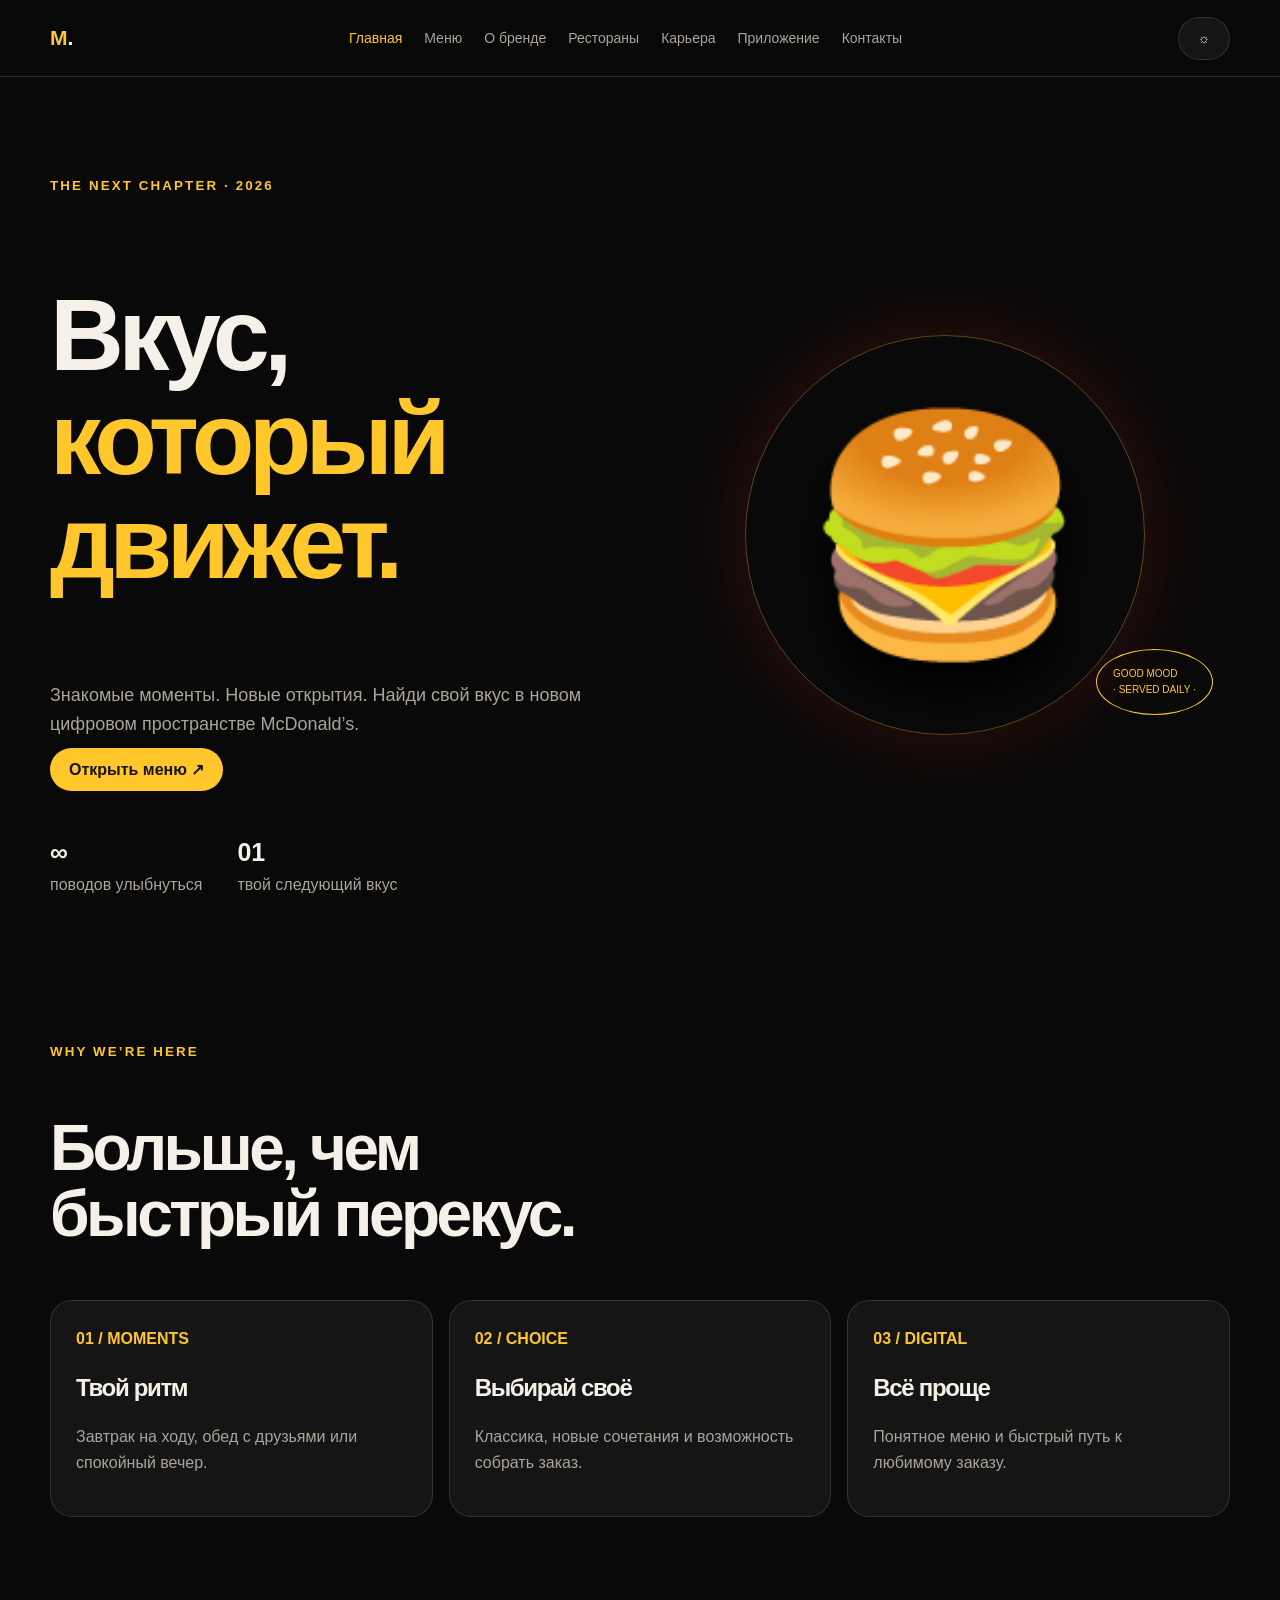
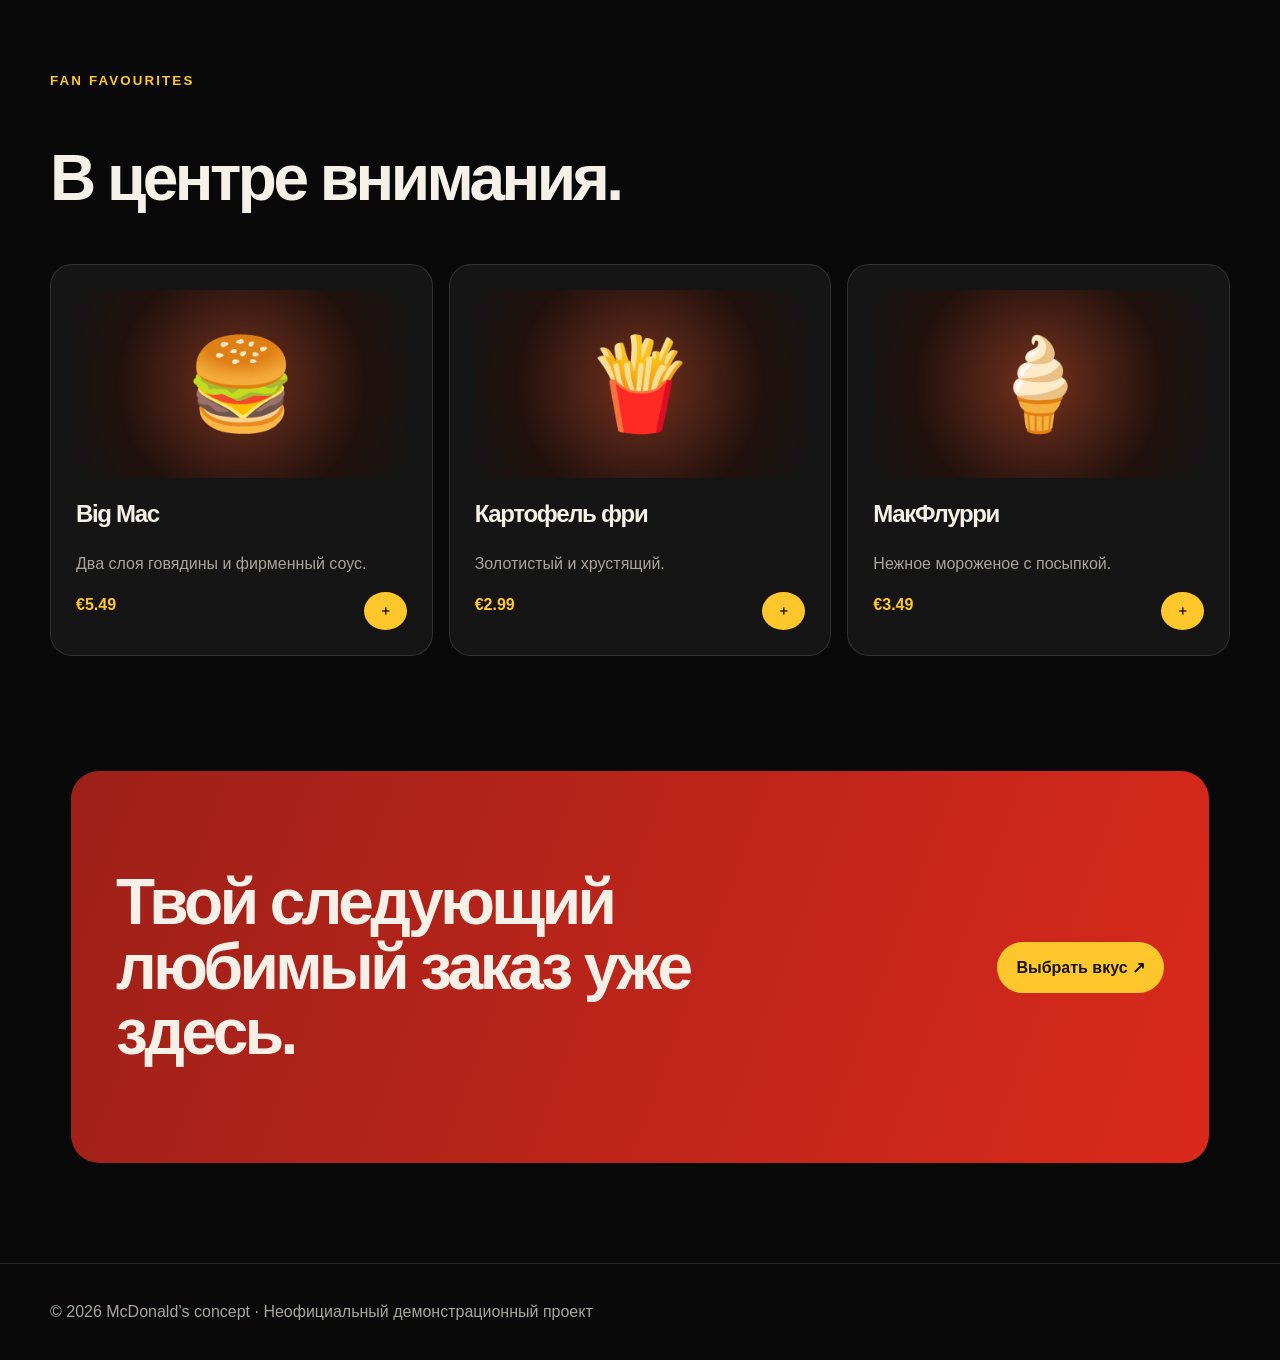
<file: website/index.html>
<!doctype html><html lang="ru"><head><meta charset="utf-8"><meta name="viewport" content="width=device-width,initial-scale=1"><meta name="theme-color" content="#090909"><title>Главная — McDonald’s</title><link rel="stylesheet" href="styles.css"></head><body><header><nav class="wrap"><a class="logo" href="index.html">M<span style="color:white">.</span></a><div class="links"><a class="active" href="index.html">Главная</a><a  href="menu.html">Меню</a><a  href="about.html">О бренде</a><a  href="locations.html">Рестораны</a><a  href="careers.html">Карьера</a><a  href="app.html">Приложение</a><a  href="contacts.html">Контакты</a></div><button id="theme" aria-label="Переключить тему">☼</button></nav></header><main class="wrap"><section class="hero"><div><small>THE NEXT CHAPTER · 2026</small><h1>Вкус,<br><em>который движет.</em></h1><p>Знакомые моменты. Новые открытия. Найди свой вкус в новом цифровом пространстве McDonald’s.</p><a class="btn" href="menu.html">Открыть меню ↗</a><div class="stats"><span><b>∞</b> поводов улыбнуться</span><span><b>01</b> твой следующий вкус</span></div></div><div class="hero-art"><div class="orbit"><div class="burger">🍔</div></div><label>GOOD MOOD<br>· SERVED DAILY ·</label></div></section><section class="section"><small>WHY WE’RE HERE</small><h2>Больше, чем<br>быстрый перекус.</h2><div class="grid"><article><b>01 / MOMENTS</b><h3>Твой ритм</h3><p>Завтрак на ходу, обед с друзьями или спокойный вечер.</p></article><article><b>02 / CHOICE</b><h3>Выбирай своё</h3><p>Классика, новые сочетания и возможность собрать заказ.</p></article><article><b>03 / DIGITAL</b><h3>Всё проще</h3><p>Понятное меню и быстрый путь к любимому заказу.</p></article></div></section><section class="section"><small>FAN FAVOURITES</small><h2>В центре внимания.</h2><div class="grid products"><article><div class="food">🍔</div><h3>Big Mac</h3><p>Два слоя говядины и фирменный соус.</p><b>€5.49</b><button data-add="Big Mac">＋</button></article><article><div class="food">🍟</div><h3>Картофель фри</h3><p>Золотистый и хрустящий.</p><b>€2.99</b><button data-add="Картофель фри">＋</button></article><article><div class="food">🍦</div><h3>МакФлурри</h3><p>Нежное мороженое с посыпкой.</p><b>€3.49</b><button data-add="МакФлурри">＋</button></article></div></section><section class="banner"><h2>Твой следующий любимый заказ уже здесь.</h2><a class="btn" href="menu.html">Выбрать вкус ↗</a></section></main><footer><div class="wrap">© 2026 McDonald’s concept · Неофициальный демонстрационный проект</div></footer><script src="app.js"></script></body></html>
</file>
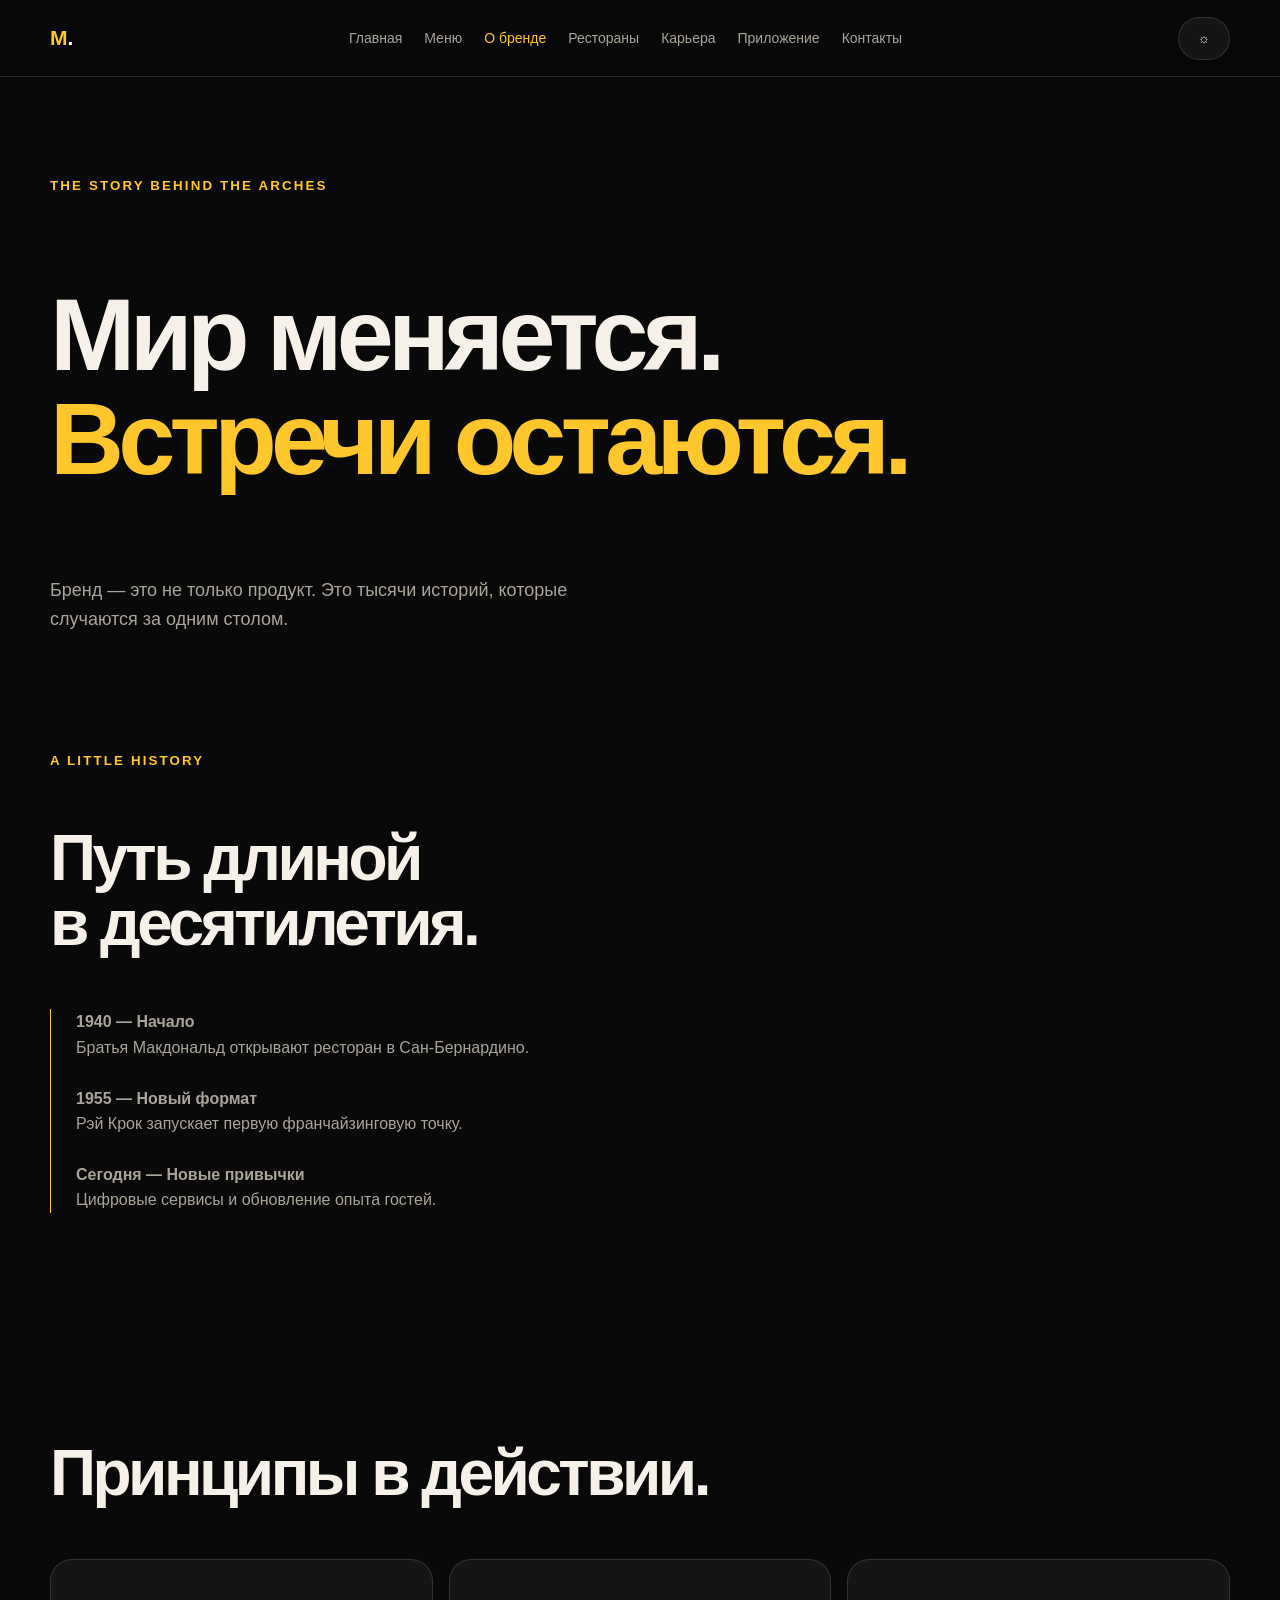
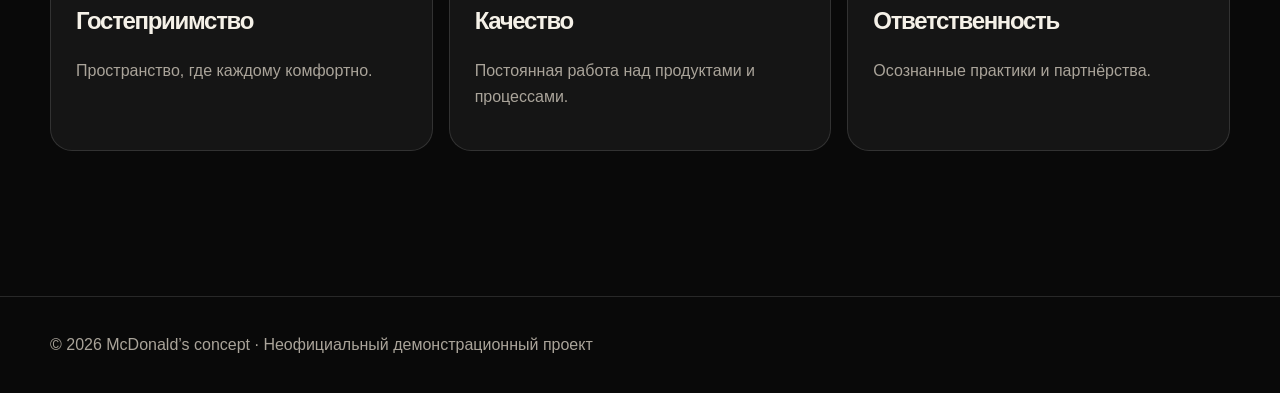
<file: website/about.html>
<!doctype html><html lang="ru"><head><meta charset="utf-8"><meta name="viewport" content="width=device-width,initial-scale=1"><meta name="theme-color" content="#090909"><title>О бренде — McDonald’s</title><link rel="stylesheet" href="styles.css"></head><body><header><nav class="wrap"><a class="logo" href="index.html">M<span style="color:white">.</span></a><div class="links"><a  href="index.html">Главная</a><a  href="menu.html">Меню</a><a class="active" href="about.html">О бренде</a><a  href="locations.html">Рестораны</a><a  href="careers.html">Карьера</a><a  href="app.html">Приложение</a><a  href="contacts.html">Контакты</a></div><button id="theme" aria-label="Переключить тему">☼</button></nav></header><main class="wrap"><section class="intro"><small>THE STORY BEHIND THE ARCHES</small><h1>Мир меняется.<br><em>Встречи остаются.</em></h1><p>Бренд — это не только продукт. Это тысячи историй, которые случаются за одним столом.</p></section><section class="section"><small>A LITTLE HISTORY</small><h2>Путь длиной<br>в десятилетия.</h2><div class="timeline"><p><b>1940 — Начало</b><br>Братья Макдональд открывают ресторан в Сан-Бернардино.</p><p><b>1955 — Новый формат</b><br>Рэй Крок запускает первую франчайзинговую точку.</p><p><b>Сегодня — Новые привычки</b><br>Цифровые сервисы и обновление опыта гостей.</p></div></section><section class="section"><h2>Принципы в действии.</h2><div class="grid"><article><h3>Гостеприимство</h3><p>Пространство, где каждому комфортно.</p></article><article><h3>Качество</h3><p>Постоянная работа над продуктами и процессами.</p></article><article><h3>Ответственность</h3><p>Осознанные практики и партнёрства.</p></article></div></section></main><footer><div class="wrap">© 2026 McDonald’s concept · Неофициальный демонстрационный проект</div></footer><script src="app.js"></script></body></html>
</file>
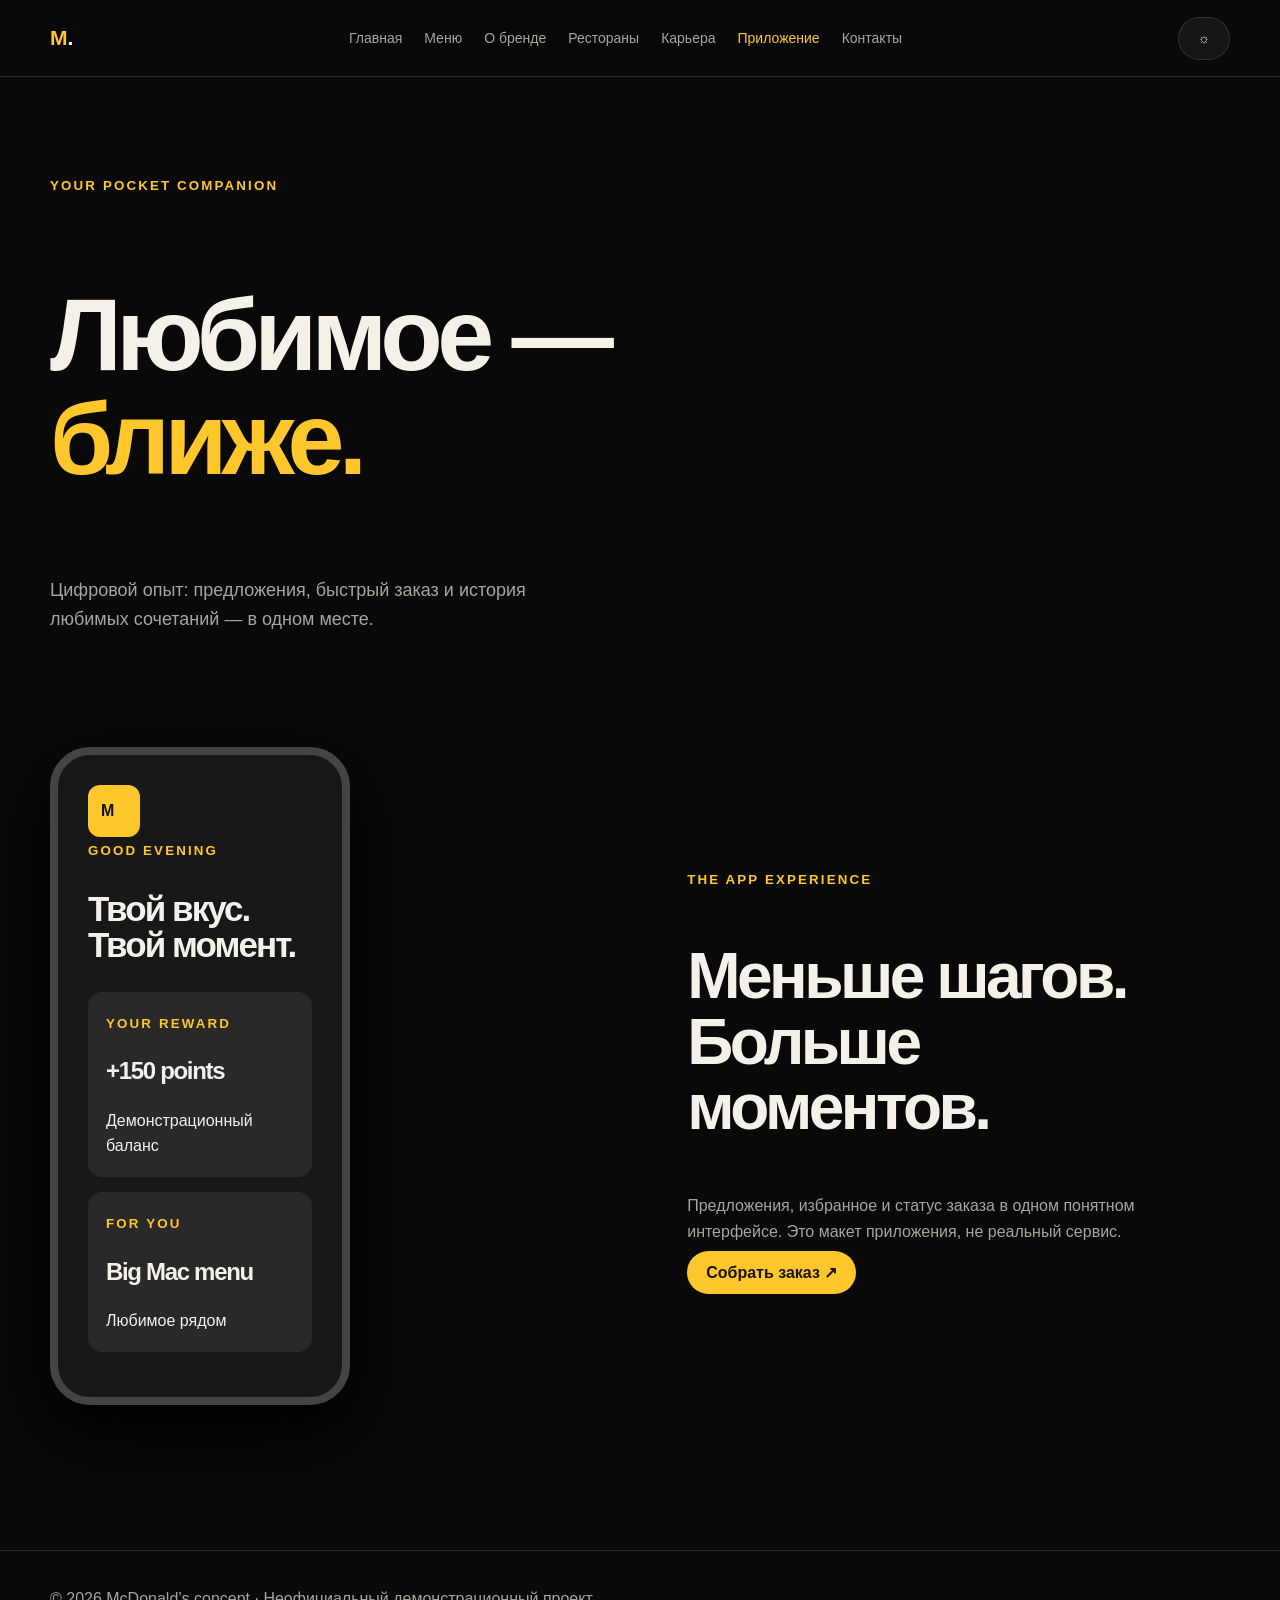
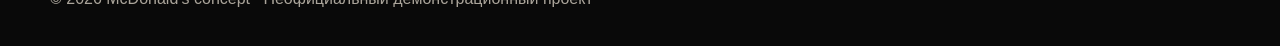
<file: website/app.html>
<!doctype html><html lang="ru"><head><meta charset="utf-8"><meta name="viewport" content="width=device-width,initial-scale=1"><meta name="theme-color" content="#090909"><title>Приложение — McDonald’s</title><link rel="stylesheet" href="styles.css"></head><body><header><nav class="wrap"><a class="logo" href="index.html">M<span style="color:white">.</span></a><div class="links"><a  href="index.html">Главная</a><a  href="menu.html">Меню</a><a  href="about.html">О бренде</a><a  href="locations.html">Рестораны</a><a  href="careers.html">Карьера</a><a class="active" href="app.html">Приложение</a><a  href="contacts.html">Контакты</a></div><button id="theme" aria-label="Переключить тему">☼</button></nav></header><main class="wrap"><section class="intro"><small>YOUR POCKET COMPANION</small><h1>Любимое —<br><em>ближе.</em></h1><p>Цифровой опыт: предложения, быстрый заказ и история любимых сочетаний — в одном месте.</p></section><section class="section detail"><div class="phone"><div class="app-icon">M</div><small>GOOD EVENING</small><h2>Твой вкус.<br>Твой момент.</h2><article><small>YOUR REWARD</small><h3>+150 points</h3>Демонстрационный баланс</article><article><small>FOR YOU</small><h3>Big Mac menu</h3>Любимое рядом</article></div><div><small>THE APP EXPERIENCE</small><h2>Меньше шагов.<br>Больше моментов.</h2><p>Предложения, избранное и статус заказа в одном понятном интерфейсе. Это макет приложения, не реальный сервис.</p><a class="btn" href="menu.html">Собрать заказ ↗</a></div></section></main><footer><div class="wrap">© 2026 McDonald’s concept · Неофициальный демонстрационный проект</div></footer><script src="app.js"></script></body></html>
</file>
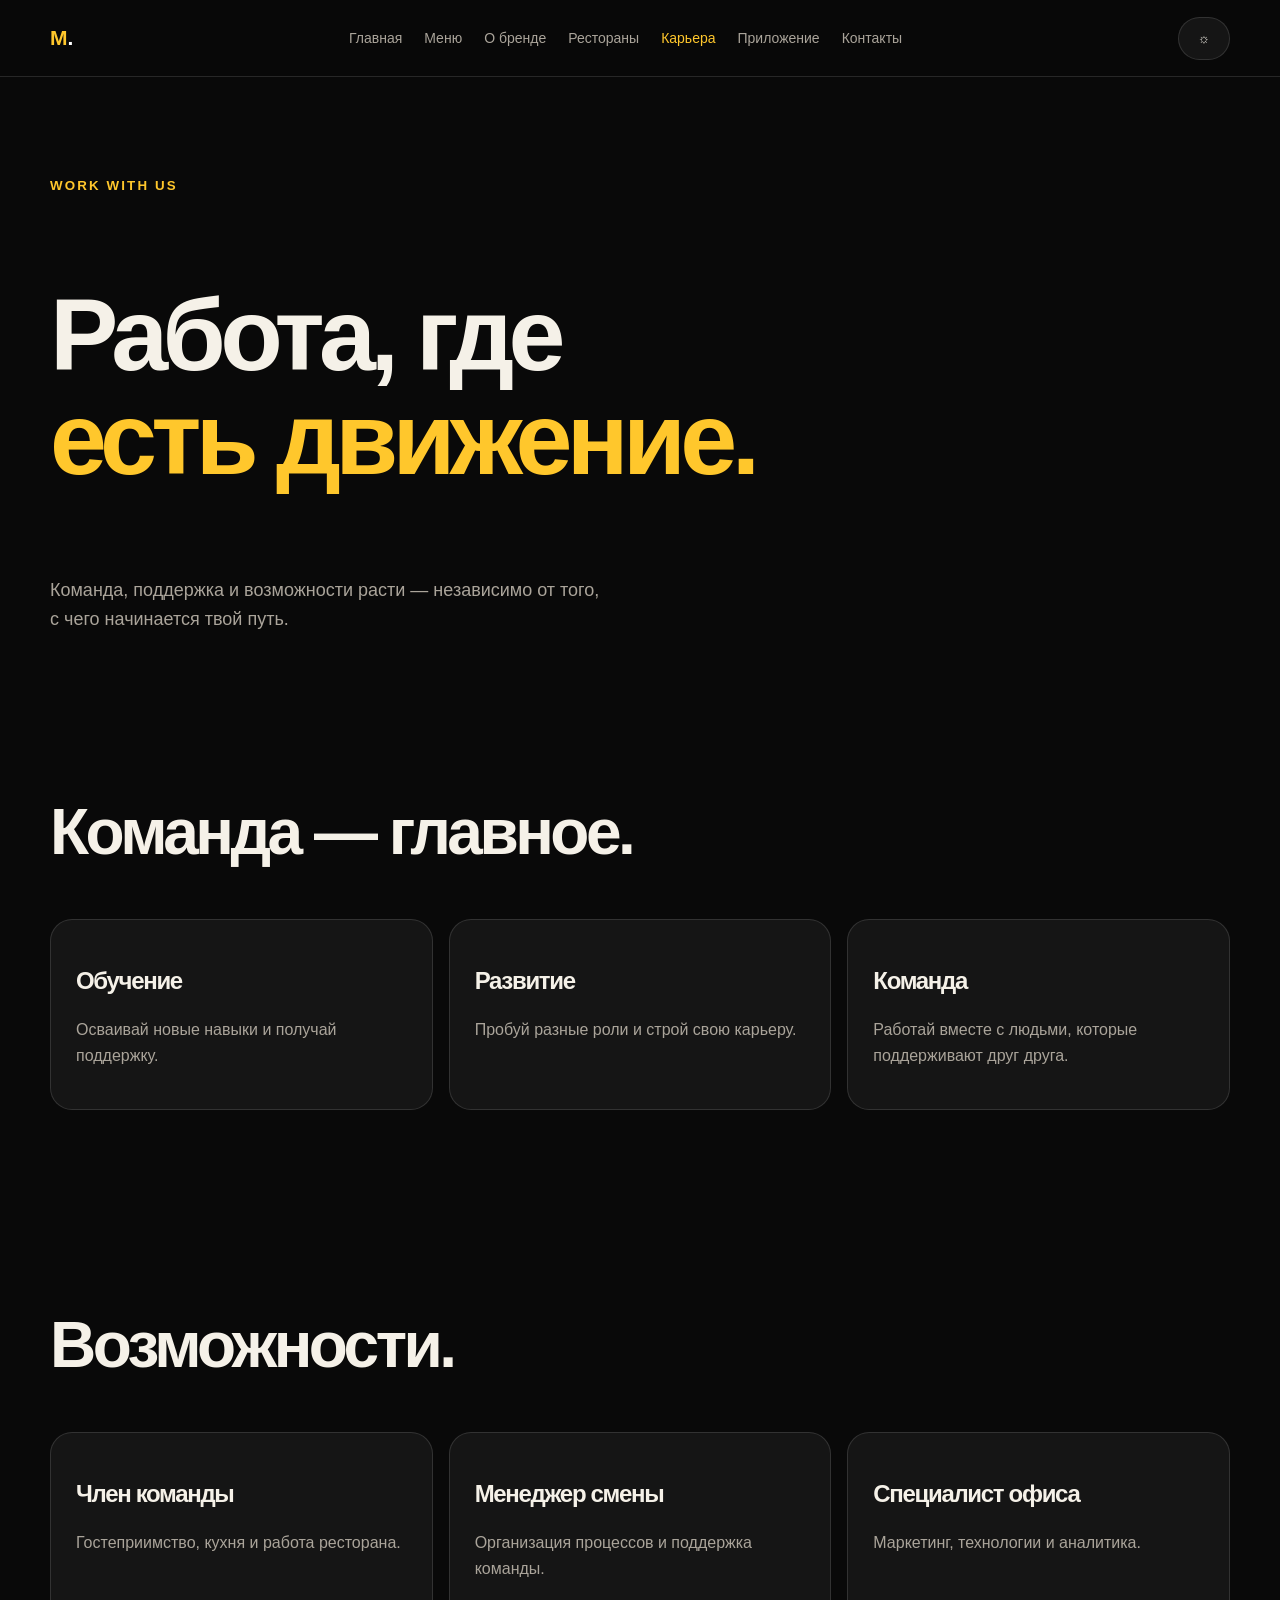
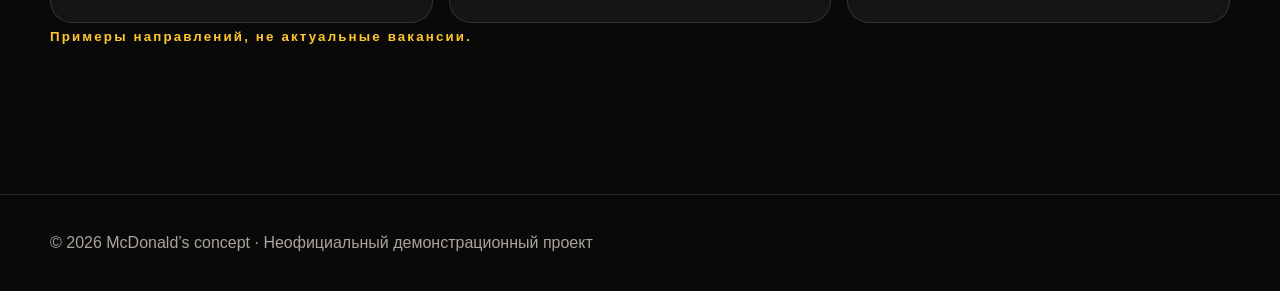
<file: website/careers.html>
<!doctype html><html lang="ru"><head><meta charset="utf-8"><meta name="viewport" content="width=device-width,initial-scale=1"><meta name="theme-color" content="#090909"><title>Карьера — McDonald’s</title><link rel="stylesheet" href="styles.css"></head><body><header><nav class="wrap"><a class="logo" href="index.html">M<span style="color:white">.</span></a><div class="links"><a  href="index.html">Главная</a><a  href="menu.html">Меню</a><a  href="about.html">О бренде</a><a  href="locations.html">Рестораны</a><a class="active" href="careers.html">Карьера</a><a  href="app.html">Приложение</a><a  href="contacts.html">Контакты</a></div><button id="theme" aria-label="Переключить тему">☼</button></nav></header><main class="wrap"><section class="intro"><small>WORK WITH US</small><h1>Работа, где<br><em>есть движение.</em></h1><p>Команда, поддержка и возможности расти — независимо от того, с чего начинается твой путь.</p></section><section class="section"><h2>Команда — главное.</h2><div class="grid"><article><h3>Обучение</h3><p>Осваивай новые навыки и получай поддержку.</p></article><article><h3>Развитие</h3><p>Пробуй разные роли и строй свою карьеру.</p></article><article><h3>Команда</h3><p>Работай вместе с людьми, которые поддерживают друг друга.</p></article></div></section><section class="section"><h2>Возможности.</h2><div class="grid"><article><h3>Член команды</h3><p>Гостеприимство, кухня и работа ресторана.</p></article><article><h3>Менеджер смены</h3><p>Организация процессов и поддержка команды.</p></article><article><h3>Специалист офиса</h3><p>Маркетинг, технологии и аналитика.</p></article></div><small>Примеры направлений, не актуальные вакансии.</small></section></main><footer><div class="wrap">© 2026 McDonald’s concept · Неофициальный демонстрационный проект</div></footer><script src="app.js"></script></body></html>
</file>
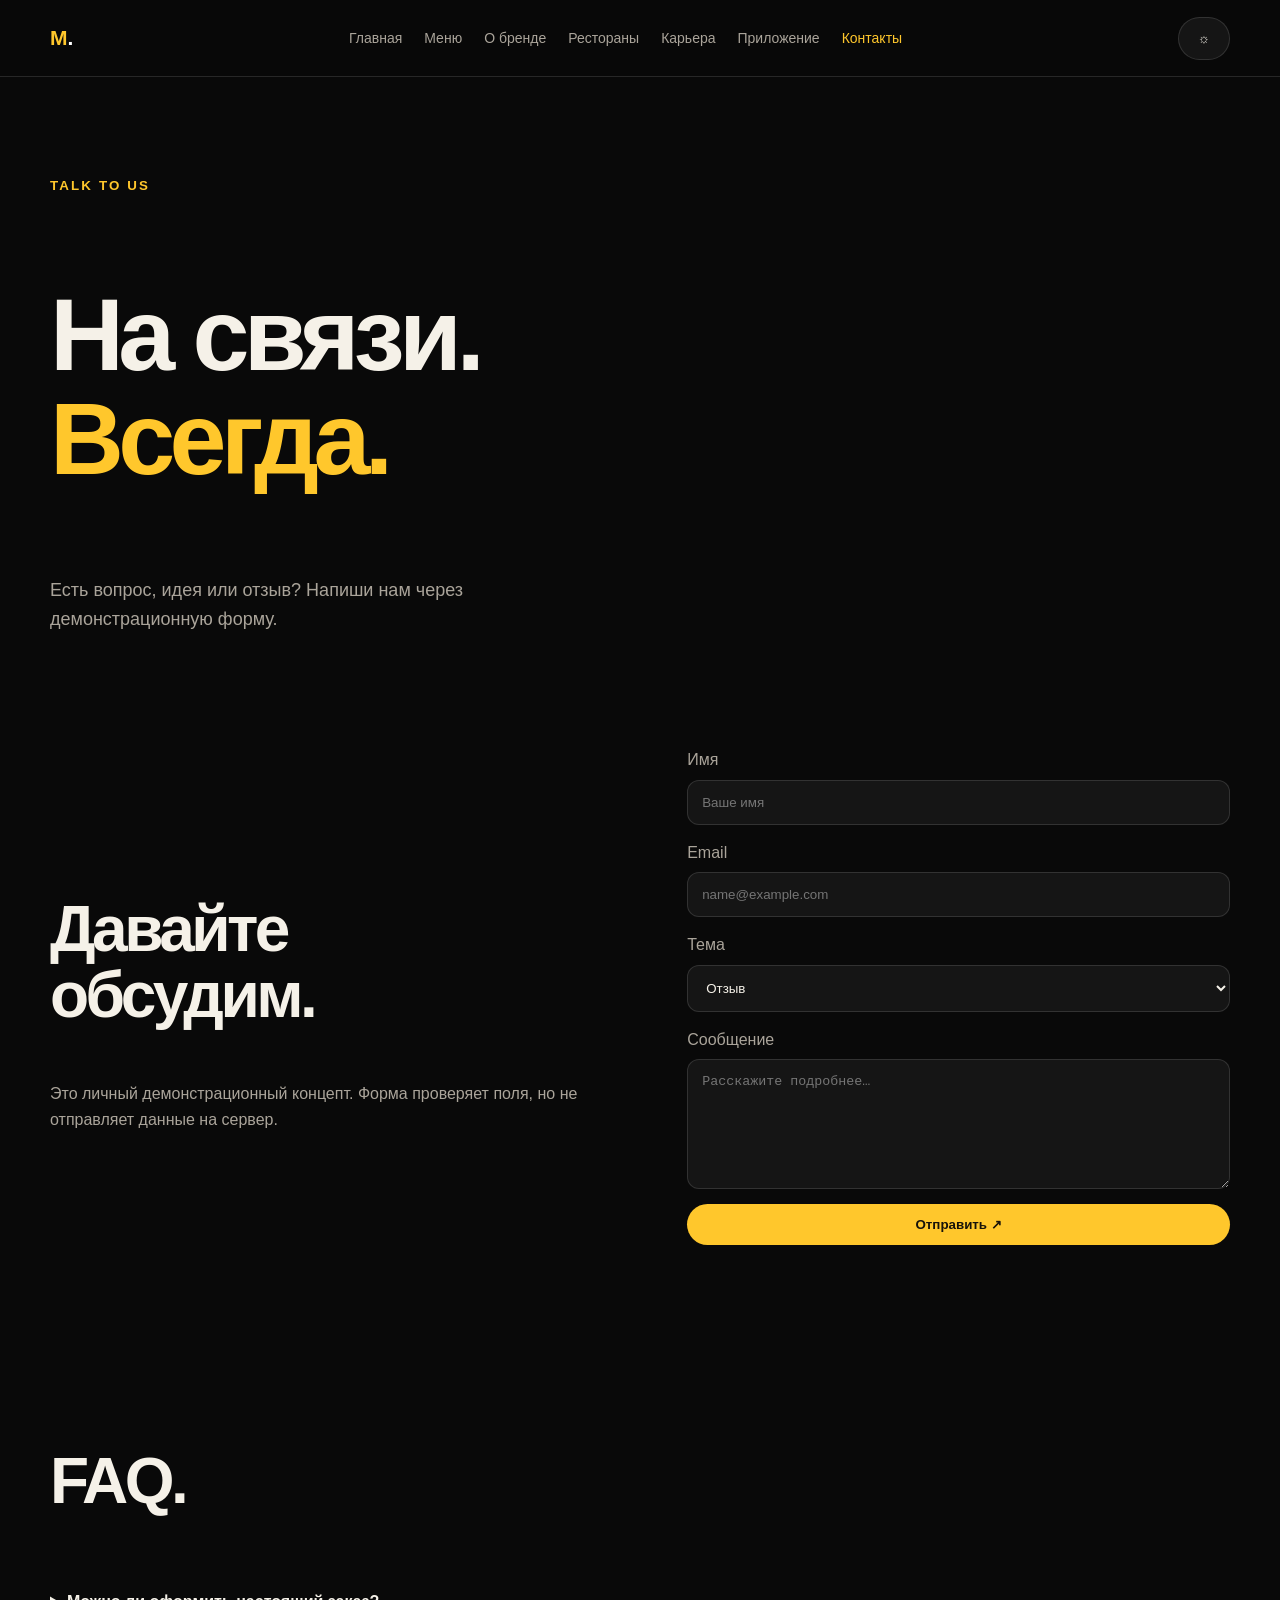
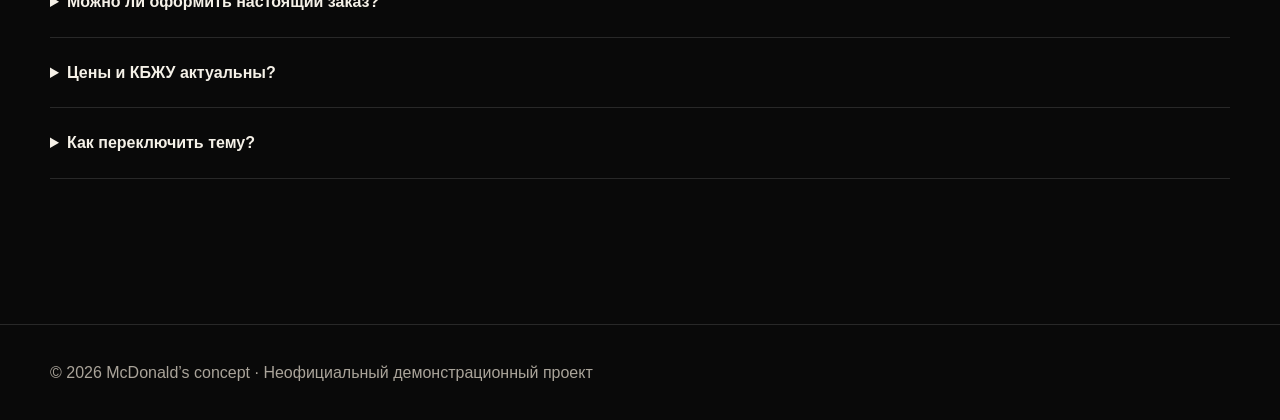
<file: website/contacts.html>
<!doctype html><html lang="ru"><head><meta charset="utf-8"><meta name="viewport" content="width=device-width,initial-scale=1"><meta name="theme-color" content="#090909"><title>Контакты — McDonald’s</title><link rel="stylesheet" href="styles.css"></head><body><header><nav class="wrap"><a class="logo" href="index.html">M<span style="color:white">.</span></a><div class="links"><a  href="index.html">Главная</a><a  href="menu.html">Меню</a><a  href="about.html">О бренде</a><a  href="locations.html">Рестораны</a><a  href="careers.html">Карьера</a><a  href="app.html">Приложение</a><a class="active" href="contacts.html">Контакты</a></div><button id="theme" aria-label="Переключить тему">☼</button></nav></header><main class="wrap"><section class="intro"><small>TALK TO US</small><h1>На связи.<br><em>Всегда.</em></h1><p>Есть вопрос, идея или отзыв? Напиши нам через демонстрационную форму.</p></section><section class="section detail"><div><h2>Давайте<br>обсудим.</h2><p>Это личный демонстрационный концепт. Форма проверяет поля, но не отправляет данные на сервер.</p></div><form id="contact-form"><label>Имя<input required minlength="2" placeholder="Ваше имя"></label><label>Email<input type="email" required placeholder="name@example.com"></label><label>Тема<select><option>Отзыв</option><option>Вопрос о меню</option><option>Другое</option></select></label><label>Сообщение<textarea required minlength="10" placeholder="Расскажите подробнее…"></textarea></label><button class="btn">Отправить ↗</button></form></section><section class="section"><h2>FAQ.</h2><details><summary>Можно ли оформить настоящий заказ?</summary><p>Нет, это концепт. Корзина работает локально.</p></details><details><summary>Цены и КБЖУ актуальны?</summary><p>Нет, все значения демонстрационные.</p></details><details><summary>Как переключить тему?</summary><p>Используйте кнопку луны или солнца в шапке.</p></details></section></main><footer><div class="wrap">© 2026 McDonald’s concept · Неофициальный демонстрационный проект</div></footer><script src="app.js"></script></body></html>
</file>
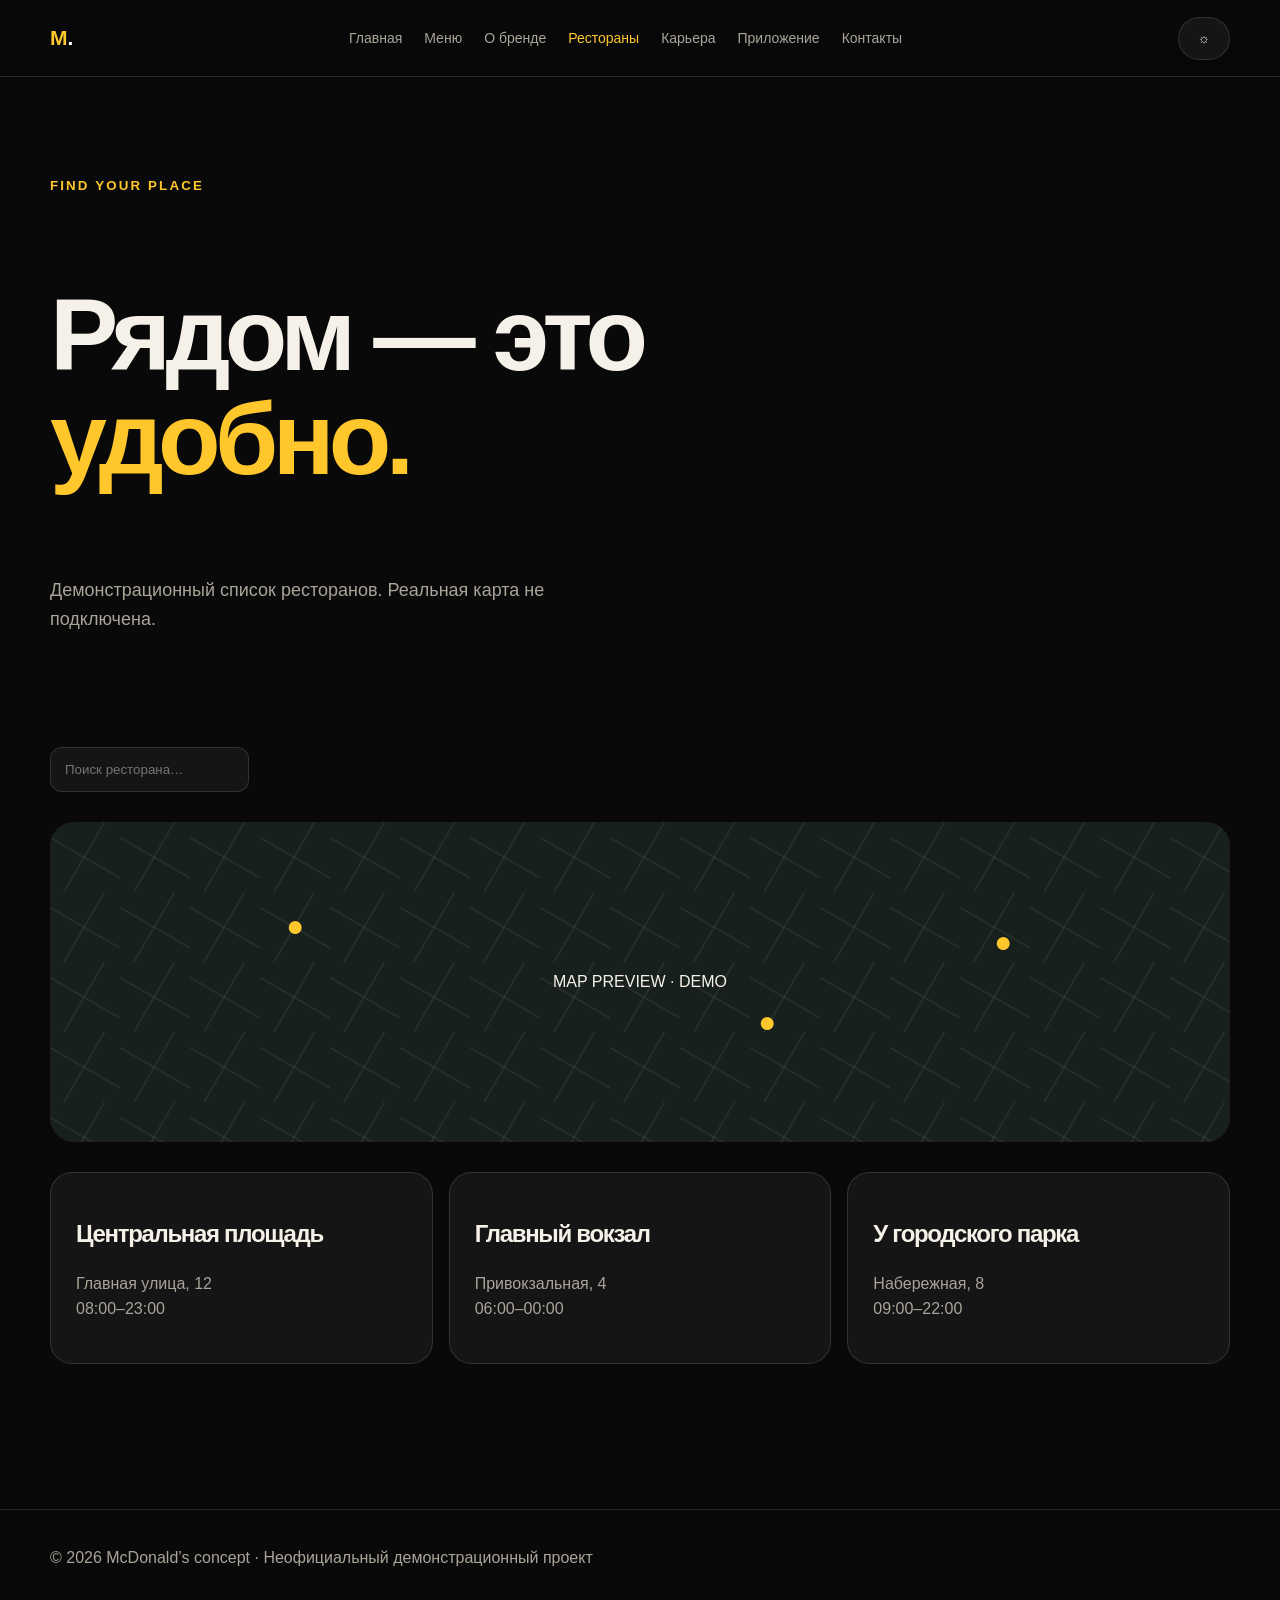
<file: website/locations.html>
<!doctype html><html lang="ru"><head><meta charset="utf-8"><meta name="viewport" content="width=device-width,initial-scale=1"><meta name="theme-color" content="#090909"><title>Рестораны — McDonald’s</title><link rel="stylesheet" href="styles.css"></head><body><header><nav class="wrap"><a class="logo" href="index.html">M<span style="color:white">.</span></a><div class="links"><a  href="index.html">Главная</a><a  href="menu.html">Меню</a><a  href="about.html">О бренде</a><a class="active" href="locations.html">Рестораны</a><a  href="careers.html">Карьера</a><a  href="app.html">Приложение</a><a  href="contacts.html">Контакты</a></div><button id="theme" aria-label="Переключить тему">☼</button></nav></header><main class="wrap"><section class="intro"><small>FIND YOUR PLACE</small><h1>Рядом — это<br><em>удобно.</em></h1><p>Демонстрационный список ресторанов. Реальная карта не подключена.</p></section><section class="section"><input id="location-search" placeholder="Поиск ресторана…"><div class="map"><span>MAP PREVIEW · DEMO</span><i>●</i><i>●</i><i>●</i></div><div class="grid"><article data-location="центр площадь"><h3>Центральная площадь</h3><p>Главная улица, 12<br>08:00–23:00</p></article><article data-location="вокзал станция"><h3>Главный вокзал</h3><p>Привокзальная, 4<br>06:00–00:00</p></article><article data-location="парк набережная"><h3>У городского парка</h3><p>Набережная, 8<br>09:00–22:00</p></article></div></section></main><footer><div class="wrap">© 2026 McDonald’s concept · Неофициальный демонстрационный проект</div></footer><script src="app.js"></script></body></html>
</file>
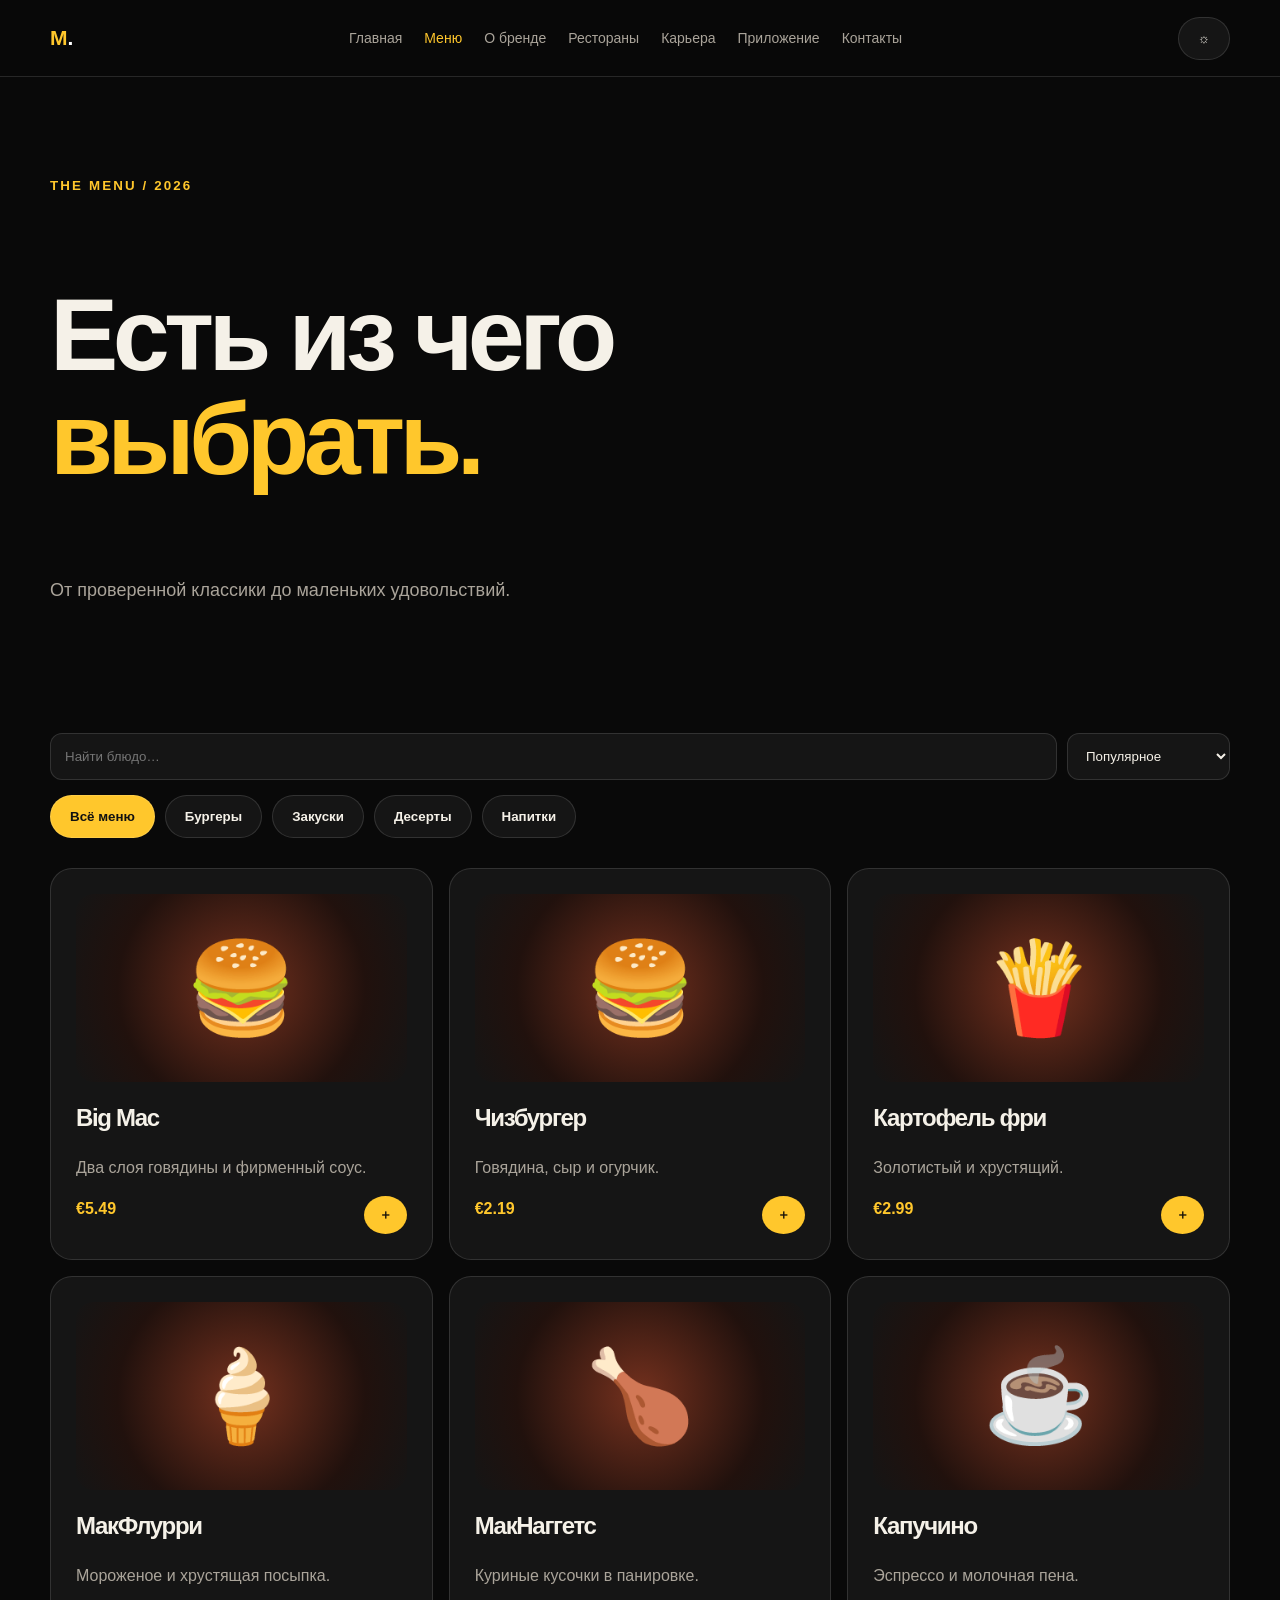
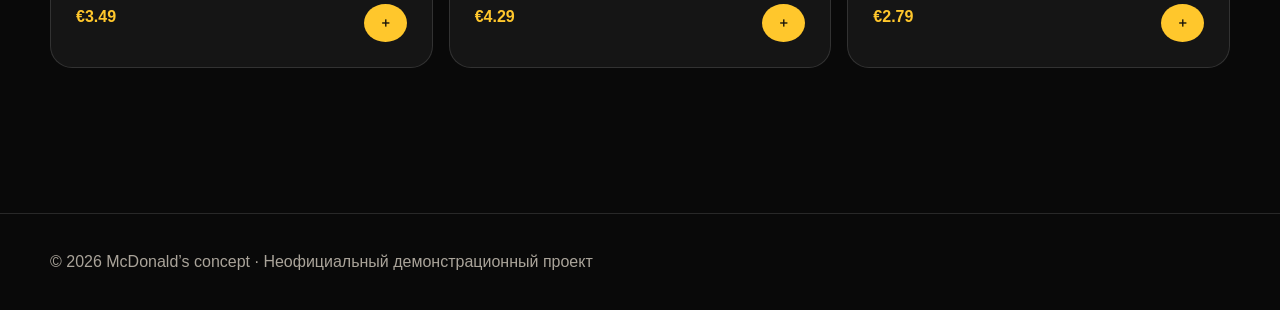
<file: website/menu.html>
<!doctype html><html lang="ru"><head><meta charset="utf-8"><meta name="viewport" content="width=device-width,initial-scale=1"><meta name="theme-color" content="#090909"><title>Меню — McDonald’s</title><link rel="stylesheet" href="styles.css"></head><body><header><nav class="wrap"><a class="logo" href="index.html">M<span style="color:white">.</span></a><div class="links"><a  href="index.html">Главная</a><a class="active" href="menu.html">Меню</a><a  href="about.html">О бренде</a><a  href="locations.html">Рестораны</a><a  href="careers.html">Карьера</a><a  href="app.html">Приложение</a><a  href="contacts.html">Контакты</a></div><button id="theme" aria-label="Переключить тему">☼</button></nav></header><main class="wrap"><section class="intro"><small>THE MENU / 2026</small><h1>Есть из чего<br><em>выбрать.</em></h1><p>От проверенной классики до маленьких удовольствий.</p></section><section class="section"><div class="tools"><input id="search" placeholder="Найти блюдо…"><select id="sort"><option value="default">Популярное</option><option value="asc">Сначала дешевле</option><option value="desc">Сначала дороже</option></select></div><div class="filters"><button class="active" data-filter="all">Всё меню</button><button data-filter="Бургеры">Бургеры</button><button data-filter="Закуски">Закуски</button><button data-filter="Десерты">Десерты</button><button data-filter="Напитки">Напитки</button></div><div class="grid products" id="menu-grid"><article data-category="Бургеры" data-name="big mac" data-price="5.49"><div class="food">🍔</div><h3>Big Mac</h3><p>Два слоя говядины и фирменный соус.</p><b>€5.49</b><button data-add="Big Mac">＋</button></article><article data-category="Бургеры" data-name="чизбургер" data-price="2.19"><div class="food">🍔</div><h3>Чизбургер</h3><p>Говядина, сыр и огурчик.</p><b>€2.19</b><button data-add="Чизбургер">＋</button></article><article data-category="Закуски" data-name="картофель фри" data-price="2.99"><div class="food">🍟</div><h3>Картофель фри</h3><p>Золотистый и хрустящий.</p><b>€2.99</b><button data-add="Картофель фри">＋</button></article><article data-category="Десерты" data-name="макфлурри" data-price="3.49"><div class="food">🍦</div><h3>МакФлурри</h3><p>Мороженое и хрустящая посыпка.</p><b>€3.49</b><button data-add="МакФлурри">＋</button></article><article data-category="Закуски" data-name="наггетсы" data-price="4.29"><div class="food">🍗</div><h3>МакНаггетс</h3><p>Куриные кусочки в панировке.</p><b>€4.29</b><button data-add="МакНаггетс">＋</button></article><article data-category="Напитки" data-name="капучино" data-price="2.79"><div class="food">☕</div><h3>Капучино</h3><p>Эспрессо и молочная пена.</p><b>€2.79</b><button data-add="Капучино">＋</button></article></div><p id="empty" hidden>Ничего не найдено.</p></section></main><footer><div class="wrap">© 2026 McDonald’s concept · Неофициальный демонстрационный проект</div></footer><script src="app.js"></script></body></html>
</file>
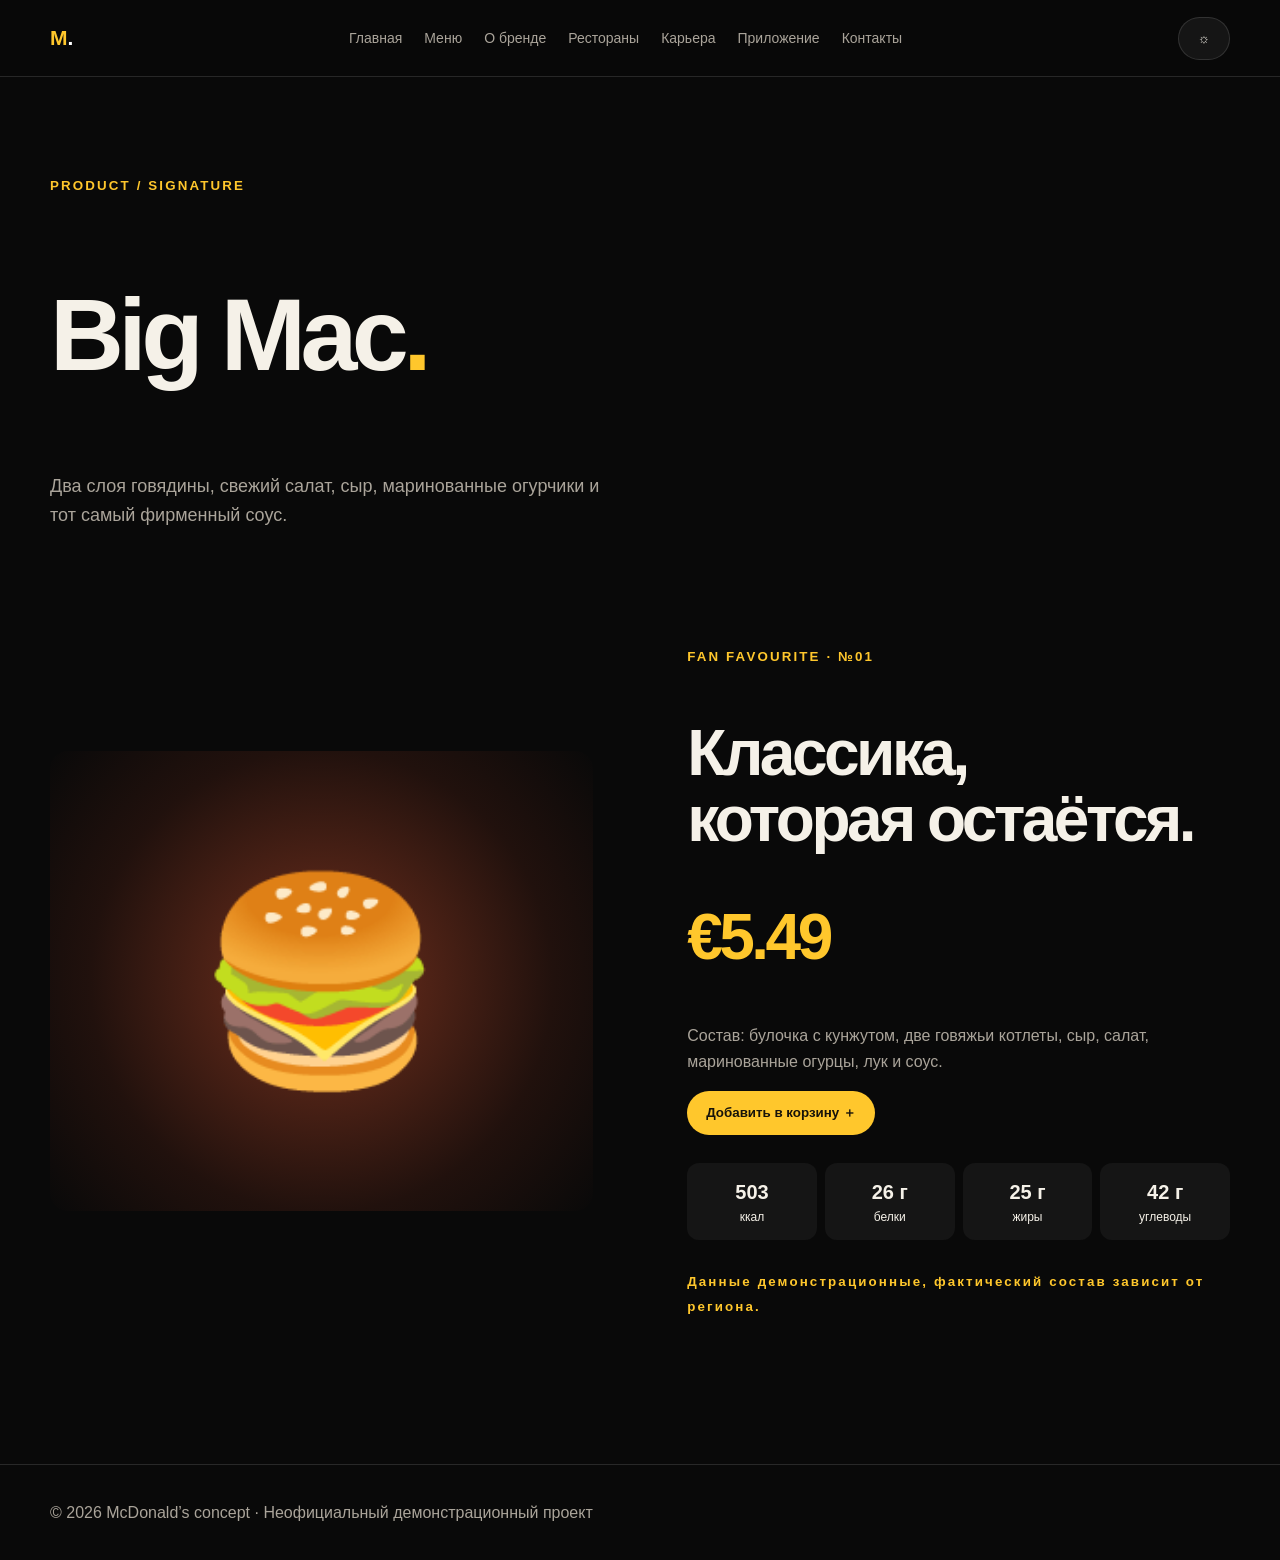
<file: website/product.html>
<!doctype html><html lang="ru"><head><meta charset="utf-8"><meta name="viewport" content="width=device-width,initial-scale=1"><meta name="theme-color" content="#090909"><title>Big Mac — McDonald’s</title><link rel="stylesheet" href="styles.css"></head><body><header><nav class="wrap"><a class="logo" href="index.html">M<span style="color:white">.</span></a><div class="links"><a  href="index.html">Главная</a><a  href="menu.html">Меню</a><a  href="about.html">О бренде</a><a  href="locations.html">Рестораны</a><a  href="careers.html">Карьера</a><a  href="app.html">Приложение</a><a  href="contacts.html">Контакты</a></div><button id="theme" aria-label="Переключить тему">☼</button></nav></header><main class="wrap"><section class="intro"><small>PRODUCT / SIGNATURE</small><h1>Big Mac<em>.</em></h1><p>Два слоя говядины, свежий салат, сыр, маринованные огурчики и тот самый фирменный соус.</p></section><section class="section detail"><div class="food big">🍔</div><div><small>FAN FAVOURITE · №01</small><h2>Классика,<br>которая остаётся.</h2><h2 class="price">€5.49</h2><p>Состав: булочка с кунжутом, две говяжьи котлеты, сыр, салат, маринованные огурцы, лук и соус.</p><button class="btn" data-add="Big Mac">Добавить в корзину ＋</button><div class="nutrition"><span><b>503</b> ккал</span><span><b>26 г</b> белки</span><span><b>25 г</b> жиры</span><span><b>42 г</b> углеводы</span></div><small>Данные демонстрационные, фактический состав зависит от региона.</small></div></section></main><footer><div class="wrap">© 2026 McDonald’s concept · Неофициальный демонстрационный проект</div></footer><script src="app.js"></script></body></html>
</file>
<file: website/styles.css>
:root{--bg:#090909;--panel:#151515;--text:#f5f1e8;--muted:#aaa49a;--line:#ffffff20;--red:#da291c;--yellow:#ffc72c}*{box-sizing:border-box}body{margin:0;background:var(--bg);color:var(--text);font:16px/1.6 Arial,sans-serif}a{color:inherit;text-decoration:none}.wrap{max-width:1180px;width:calc(100% - 42px);margin:auto}header{position:sticky;top:0;z-index:5;background:#090909eF;border-bottom:1px solid var(--line);backdrop-filter:blur(15px)}nav{min-height:76px;display:flex;align-items:center;justify-content:space-between;gap:20px}.logo{font-size:21px;font-weight:900;color:var(--yellow)}nav .links{display:flex;gap:22px;flex-wrap:wrap}nav a{color:#c8c3ba;font-size:14px}nav a.active{color:var(--yellow)}button,.btn{border:0;border-radius:30px;background:var(--yellow);color:#17130a;padding:13px 19px;font-weight:bold;cursor:pointer}#theme{border:1px solid var(--line);background:var(--panel);color:var(--text)}h1,h2,h3{font-weight:800;letter-spacing:-.055em;line-height:1.02}h1{font-size:clamp(52px,8vw,108px)}h2{font-size:clamp(38px,5vw,66px)}h3{font-size:24px}em{font-style:normal;color:var(--yellow)}p{color:var(--muted)}small{color:var(--yellow);letter-spacing:.16em;font-weight:bold}.hero,.intro{padding:95px 0 65px}.hero{display:grid;grid-template-columns:1fr 1fr;align-items:center;gap:40px;min-height:640px}.hero p,.intro p{max-width:550px;font-size:18px}.hero-art{min-height:420px;display:grid;place-items:center;position:relative}.orbit{width:min(38vw,400px);aspect-ratio:1;border:1px solid #ffc72c55;border-radius:50%;display:grid;place-items:center;box-shadow:0 0 80px #da291c33}.burger{font-size:clamp(130px,20vw,230px);filter:drop-shadow(0 28px 20px #000);animation:float 5s ease-in-out infinite}.hero-art label{position:absolute;bottom:7%;right:3%;border:1px solid var(--yellow);padding:16px;border-radius:50%;font-size:10px;color:var(--yellow)}.stats{display:flex;gap:35px;margin-top:50px;color:var(--muted)}.stats b{display:block;color:var(--text);font-size:25px}.section{padding:75px 0}.grid{display:grid;grid-template-columns:repeat(3,1fr);gap:16px;margin-top:30px}.grid article{background:var(--panel);border:1px solid var(--line);border-radius:22px;padding:25px;position:relative}.grid article>b,.grid article>small{color:var(--yellow)}.products article{min-height:290px}.food{font-size:90px;text-align:center;padding:22px;background:radial-gradient(circle,#75311e,#21110d 65%,transparent);border-radius:18px}.products button{float:right;border-radius:50%;padding:10px 15px}.banner{margin:40px auto 100px;max-width:1180px;width:calc(100% - 42px);border-radius:28px;padding:45px;background:linear-gradient(110deg,#9d2018,#da291c);display:flex;justify-content:space-between;align-items:center;gap:20px}.banner h2{max-width:650px}.intro{padding-bottom:20px}.tools,.filters{display:flex;gap:10px;flex-wrap:wrap;margin:15px 0}input,select,textarea{background:var(--panel);border:1px solid var(--line);border-radius:12px;padding:14px;color:var(--text);min-width:0}input{flex:1} .filters button{background:var(--panel);color:var(--text);border:1px solid var(--line)}.filters button.active{background:var(--yellow);color:#111}.detail{display:grid;grid-template-columns:1fr 1fr;gap:8%;align-items:center}.food.big{font-size:200px;padding:70px}.price{color:var(--yellow)}.nutrition{display:grid;grid-template-columns:repeat(4,1fr);gap:8px;margin:28px 0}.nutrition span{background:var(--panel);padding:13px;border-radius:12px;text-align:center;font-size:12px}.nutrition b{display:block;font-size:20px}.timeline{border-left:1px solid var(--yellow);padding-left:25px;margin-top:35px}.timeline p{margin:25px 0}.map{height:320px;background:linear-gradient(30deg,transparent 48%,#ffffff14 49%,transparent 51%),linear-gradient(120deg,transparent 48%,#ffffff14 49%,transparent 51%),#18201d;background-size:70px 70px;border-radius:24px;display:grid;place-items:center;position:relative;margin:30px 0}.map i{position:absolute;color:var(--yellow);font-size:30px}.map i:nth-of-type(1){left:20%;top:25%}.map i:nth-of-type(2){left:60%;top:55%}.map i:nth-of-type(3){left:80%;top:30%}form{display:grid;gap:15px}label{display:grid;gap:7px;color:var(--muted)}textarea{min-height:130px}details{padding:22px 0;border-bottom:1px solid var(--line)}summary{cursor:pointer;font-weight:bold}footer{border-top:1px solid var(--line);padding:35px 0;color:var(--muted);margin-top:70px}.phone{max-width:300px;background:#181818;border:8px solid #444;border-radius:40px;padding:30px;box-shadow:0 25px 70px #000}.app-icon{background:var(--yellow);color:#111;padding:13px;border-radius:12px;width:52px;font-weight:bold}.phone article{background:#292929;padding:18px;border-radius:14px;margin:15px 0}.phone h2{font-size:35px}.hidden{display:none}@keyframes float{50%{transform:translateY(-16px) rotate(-5deg)}}@media(max-width:800px){.hero,.detail{grid-template-columns:1fr}.hero{padding-top:55px}.hero-art{min-height:310px}.orbit{width:75vw}.grid{grid-template-columns:1fr 1fr}nav{padding:12px 0;align-items:flex-start}.links{gap:10px!important;flex-wrap:wrap}nav .links a{font-size:12px}.banner{display:block}.banner .btn{display:inline-block}}@media(max-width:520px){.grid{grid-template-columns:1fr}.hero h1{font-size:58px}.nutrition{grid-template-columns:1fr 1fr}.intro{padding-top:65px}}

/* Theme tokens and accessibility refinements */
:root{color-scheme:dark}
:root[data-theme="light"]{color-scheme:light;--bg:#f4f0e7;--panel:#fffdf8;--text:#171614;--muted:#68645d;--line:#17161422}
body{transition:background .22s ease,color .22s ease;overflow-x:hidden}
header{background:color-mix(in srgb,var(--bg) 92%,transparent);border-color:var(--line)}
nav a{color:var(--muted)}
nav a.active{color:var(--yellow)}
.grid article{background:var(--panel);border-color:var(--line)}
#theme{background:var(--panel);color:var(--text);border-color:var(--line)}
footer{color:var(--muted)}
:focus-visible{outline:3px solid var(--yellow);outline-offset:3px}
@media(prefers-reduced-motion:reduce){*,*::before,*::after{scroll-behavior:auto!important;animation-duration:.01ms!important;animation-iteration-count:1!important;transition-duration:.01ms!important}}
</file>
